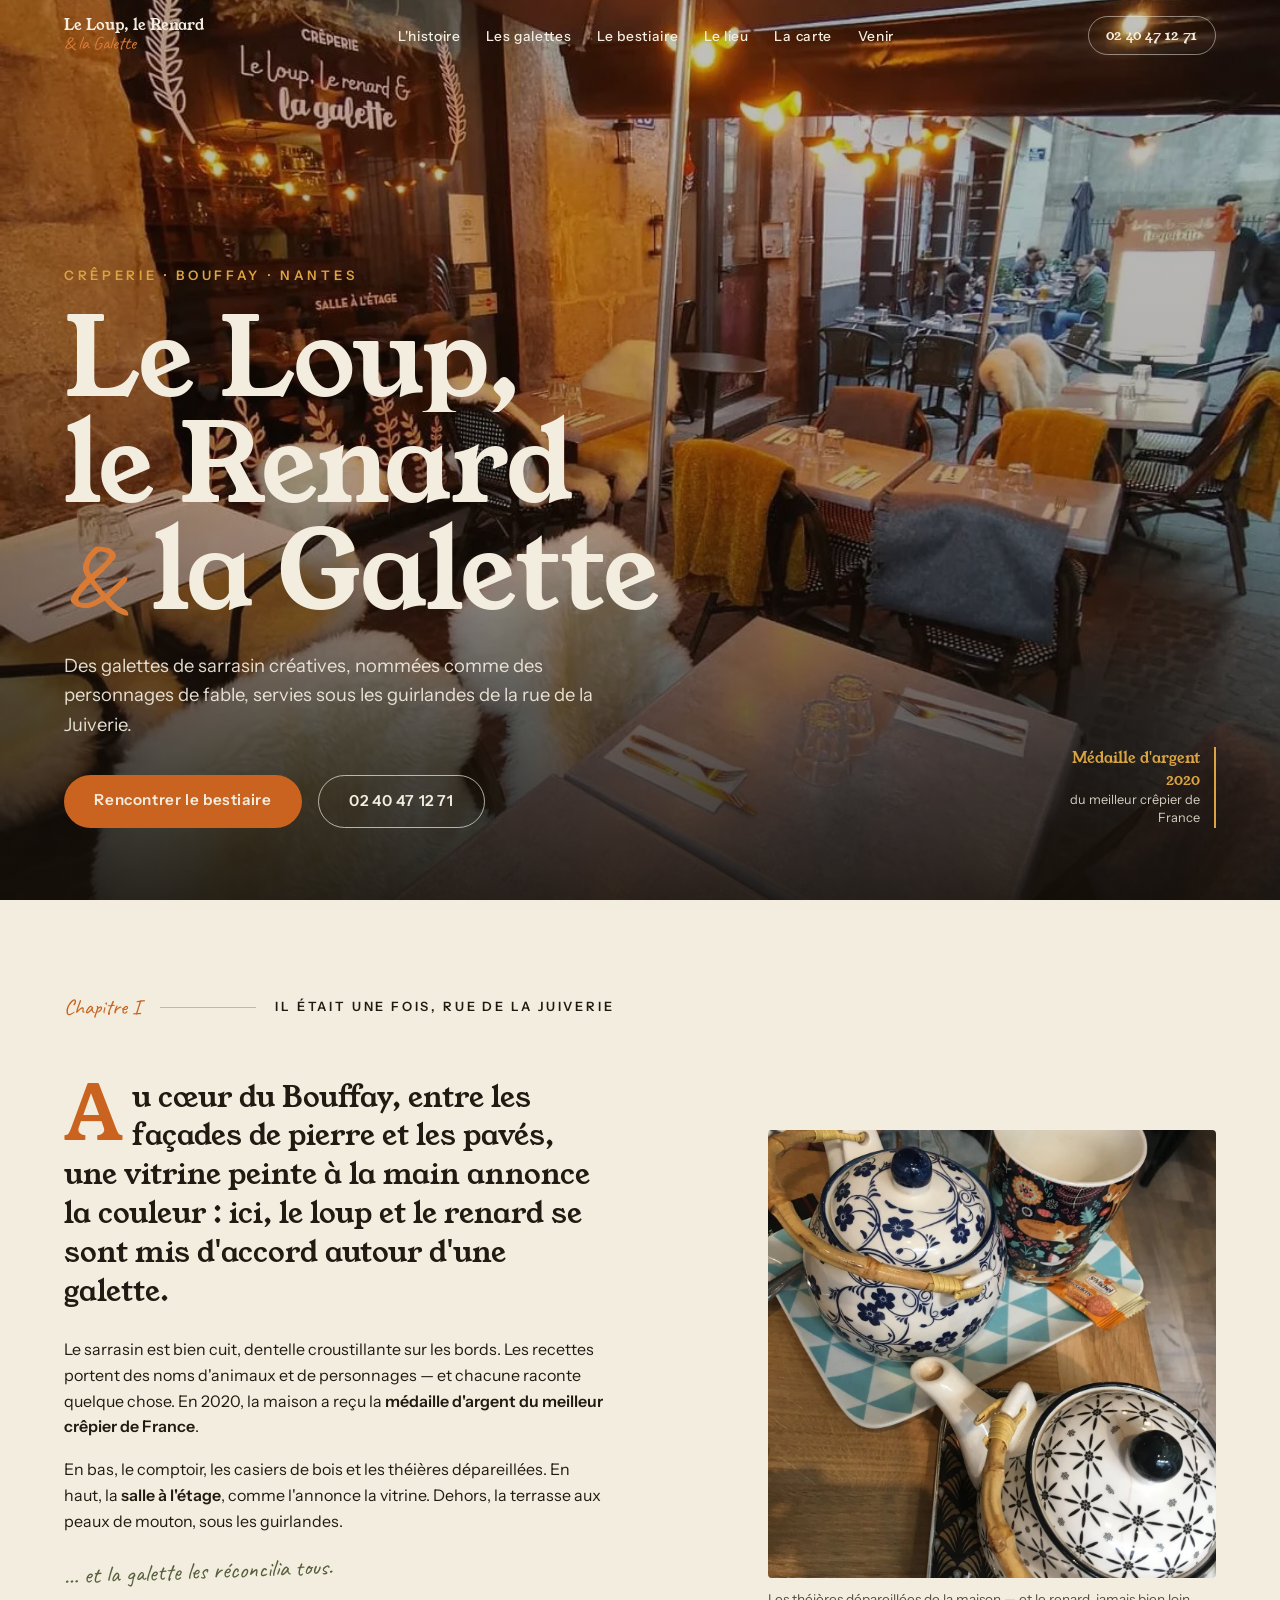
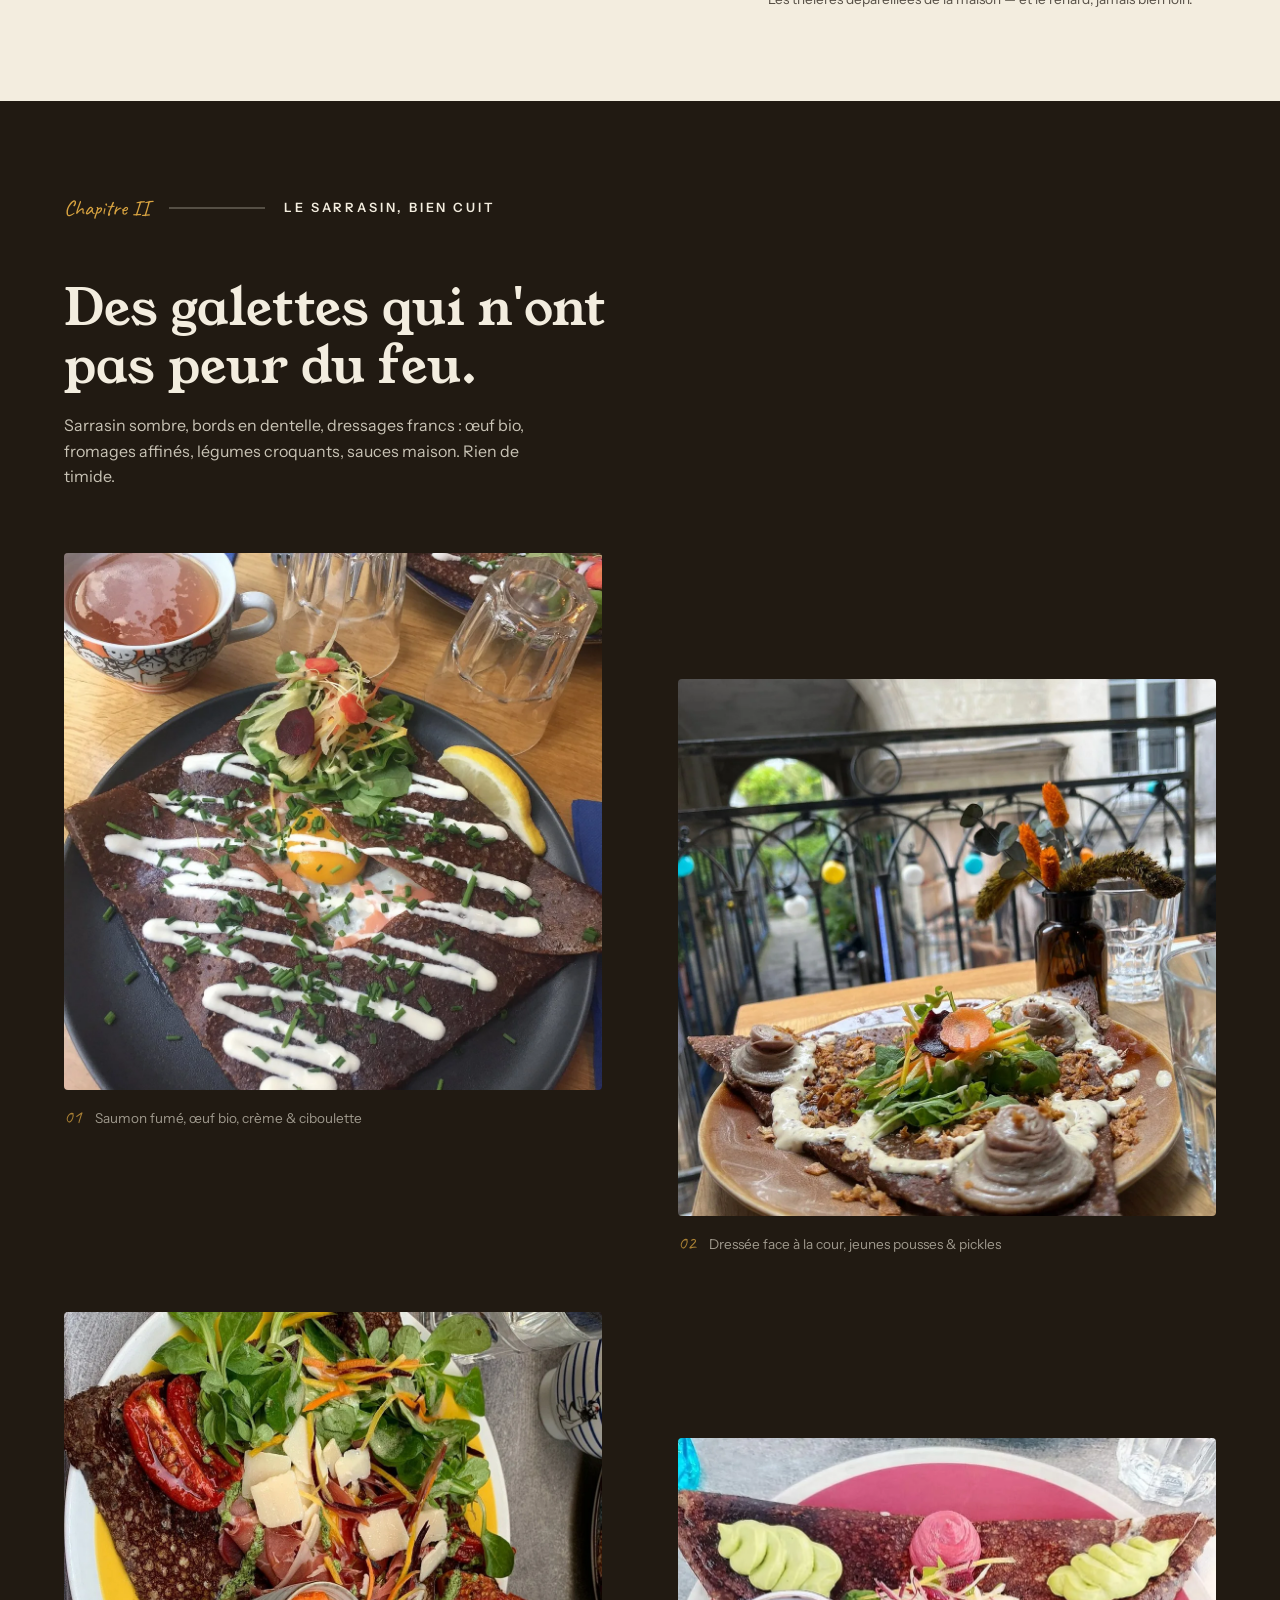
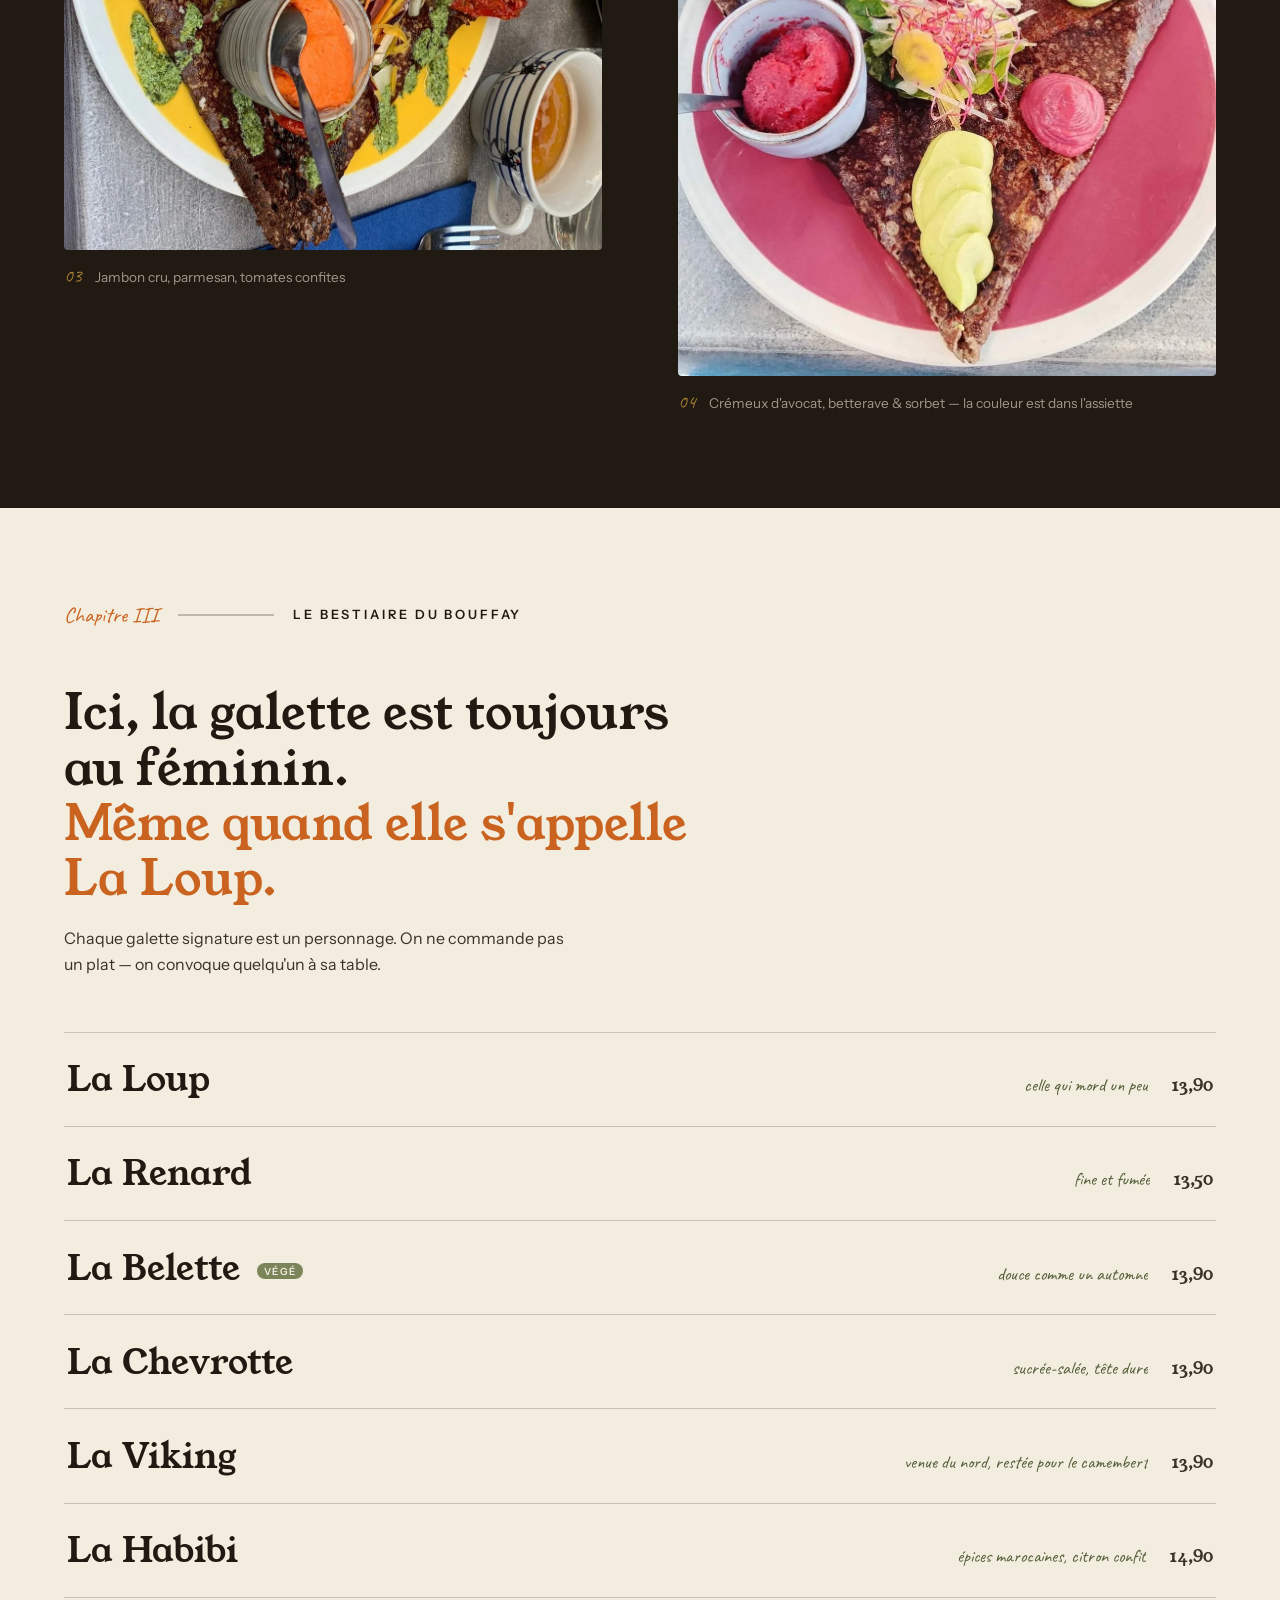
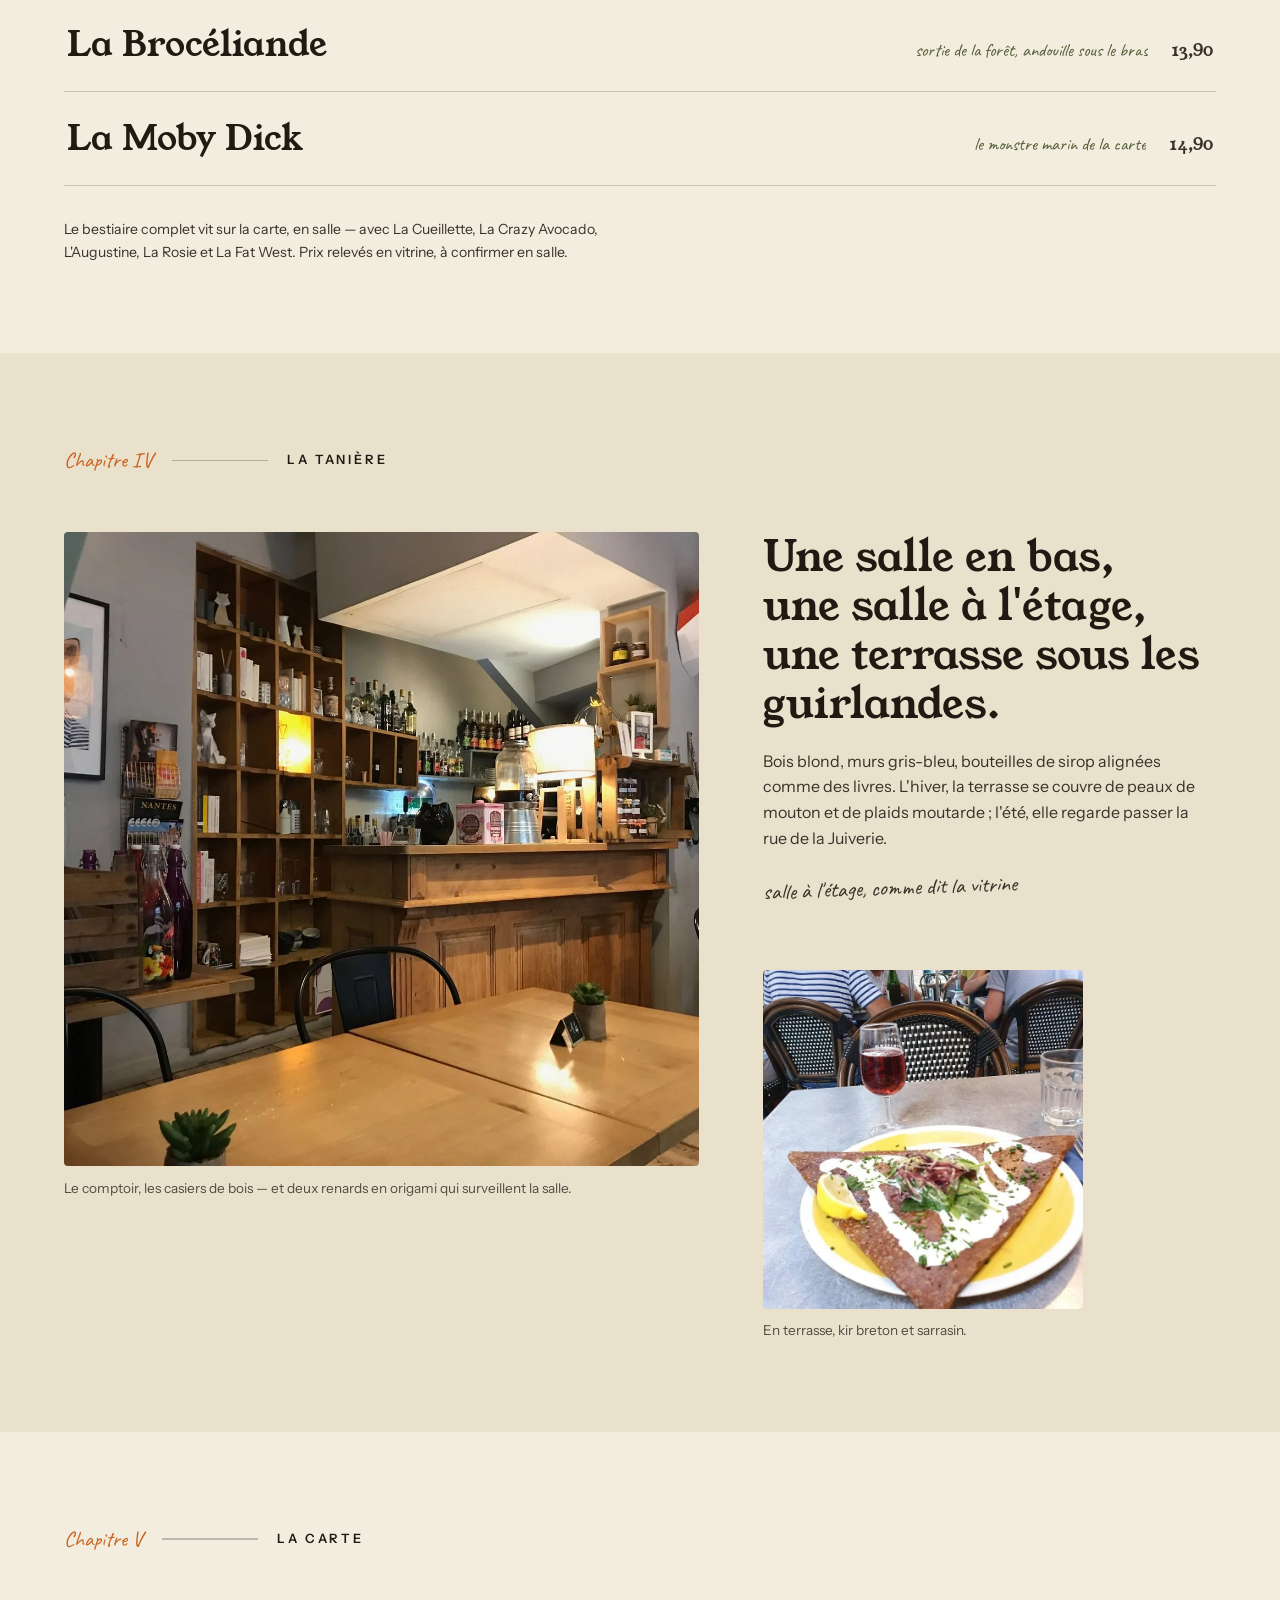
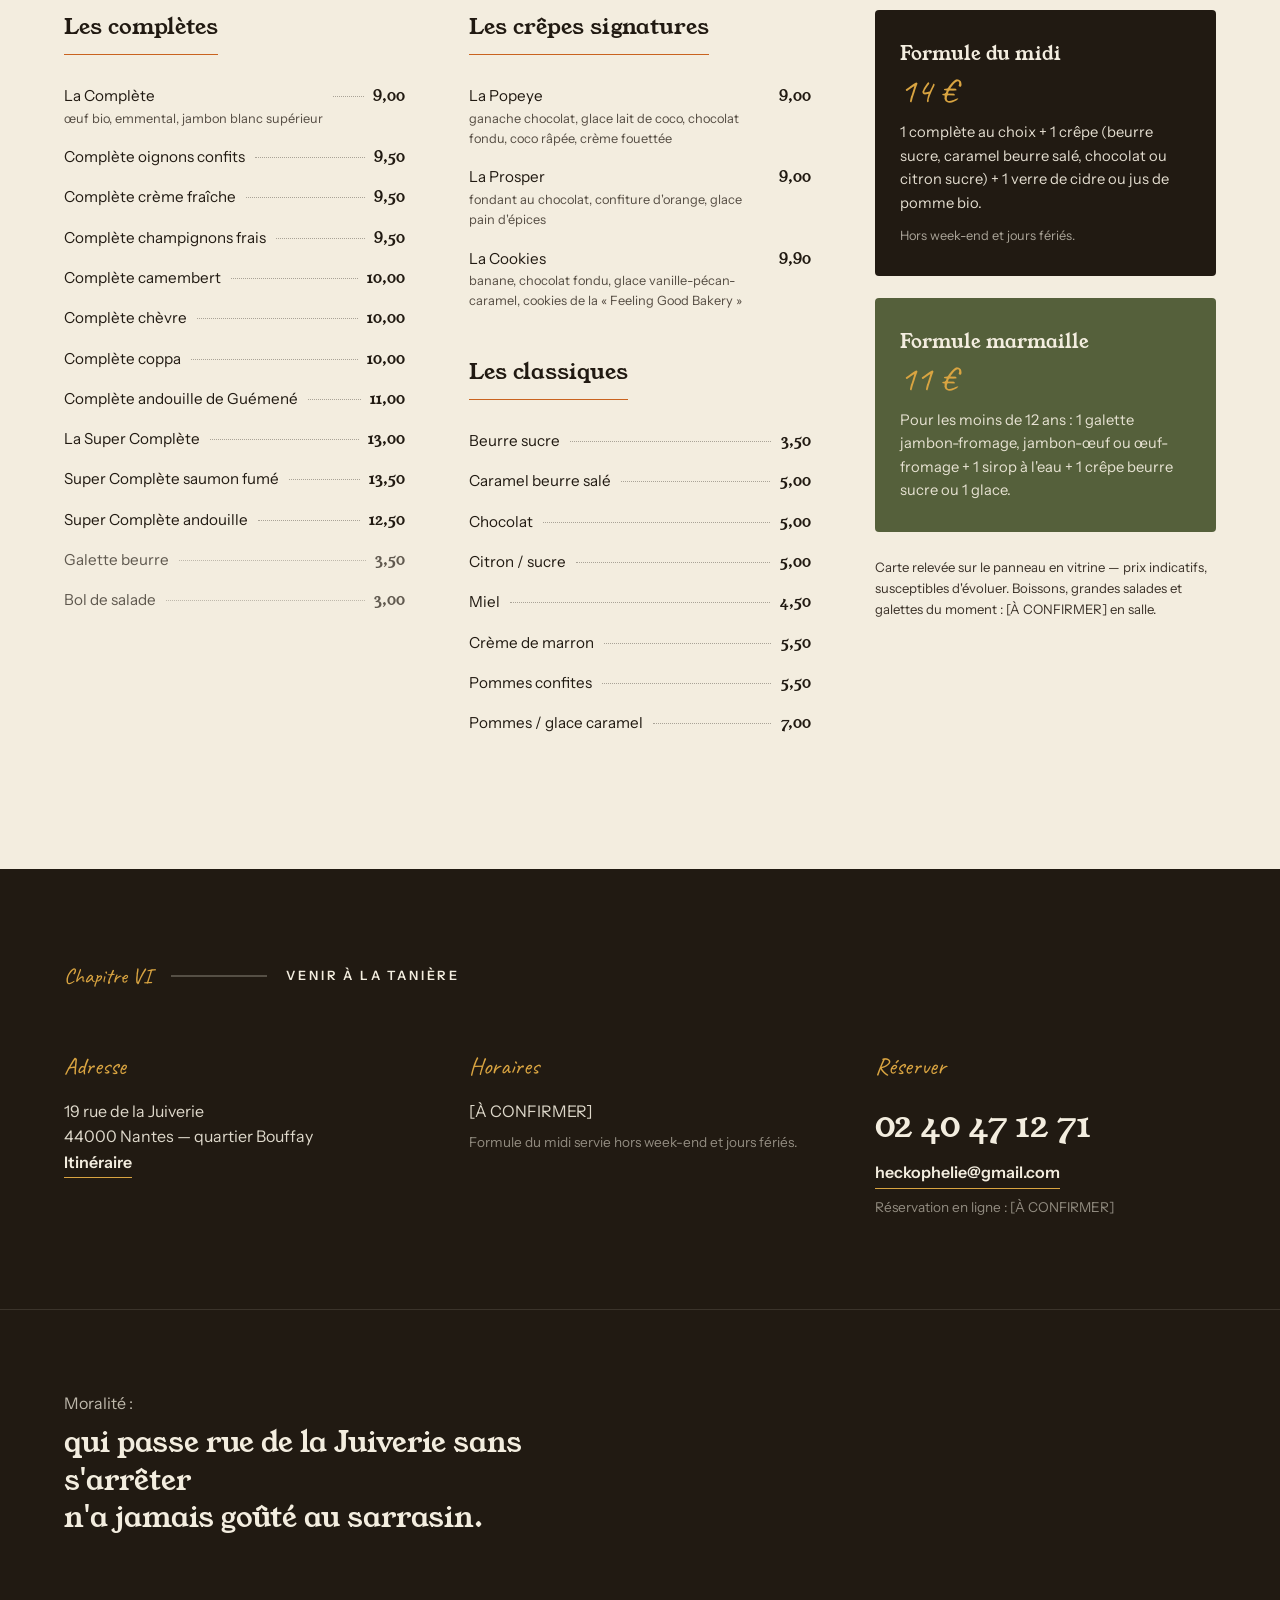
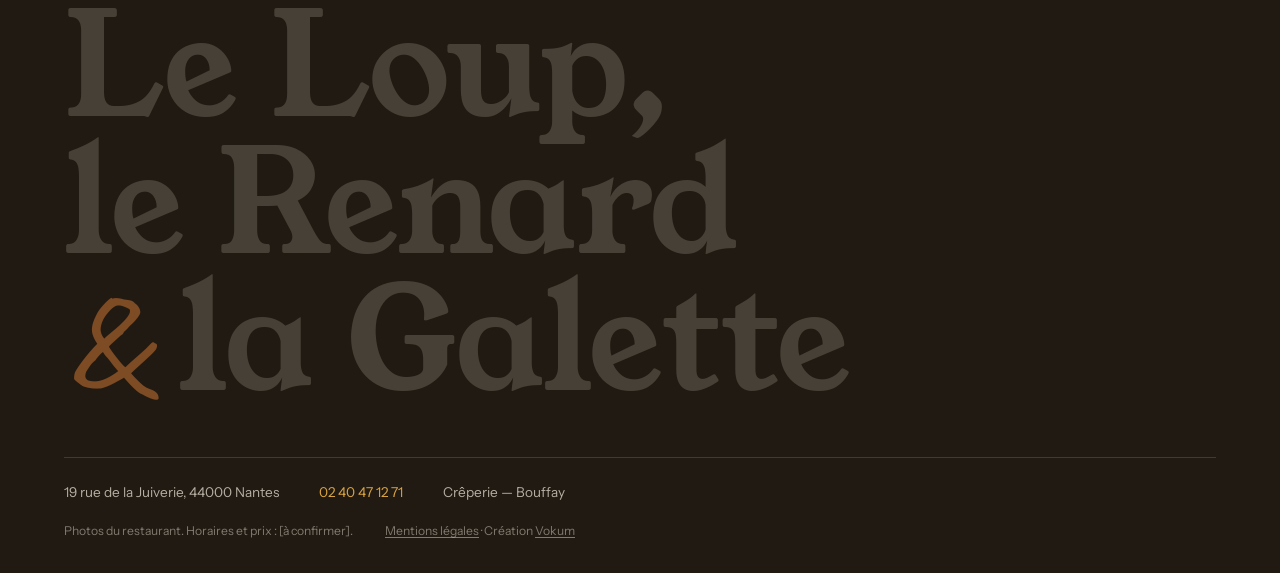
<file: index.html>
<!DOCTYPE html>
<html lang="fr">
<head>
  <meta charset="UTF-8">
  <meta name="viewport" content="width=device-width, initial-scale=1.0">
  <title>Le Loup, le Renard &amp; la Galette — Crêperie créative au Bouffay, Nantes</title>
  <meta name="description" content="Crêperie créative au cœur du Bouffay. Galettes de sarrasin signatures — La Loup, La Renard, La Moby Dick — médaille d'argent 2020 du meilleur crêpier de France. 19 rue de la Juiverie, Nantes.">
  <meta property="og:title" content="Le Loup, le Renard &amp; la Galette — Crêperie au Bouffay, Nantes">
  <meta property="og:description" content="Galettes de sarrasin créatives servies comme des personnages de fable, au 19 rue de la Juiverie, Nantes.">
  <meta property="og:image" content="photos/01.webp">
  <meta property="og:type" content="website">
  <link rel="preconnect" href="https://fonts.googleapis.com">
  <link rel="preconnect" href="https://fonts.gstatic.com" crossorigin>
  <link href="https://fonts.googleapis.com/css2?family=Young+Serif&family=Instrument+Sans:ital,wght@0,400;0,500;0,600;1,400&family=Caveat:wght@500;600&display=swap" rel="stylesheet">
  <link rel="stylesheet" href="css/style.css">
  <script>
    // Intro jouée une fois par session
    try {
      if (!sessionStorage.getItem('llrg-intro-vue')) {
        document.documentElement.classList.add('avec-intro');
        sessionStorage.setItem('llrg-intro-vue', '1');
      }
    } catch (e) {}
  </script>
  <script type="application/ld+json">
  {
    "@context": "https://schema.org",
    "@type": "Restaurant",
    "name": "Le Loup, le Renard et la Galette",
    "servesCuisine": "Crêperie",
    "address": {
      "@type": "PostalAddress",
      "streetAddress": "19 rue de la Juiverie",
      "addressLocality": "Nantes",
      "postalCode": "44000",
      "addressCountry": "FR"
    },
    "telephone": "+33240471271",
    "email": "heckophelie@gmail.com"
  }
  </script>
</head>
<body>

  <!-- ===== OUVERTURE (une fois par session) ===== -->
  <div class="ouverture" id="ouverture" aria-hidden="true">
    <p class="ouverture__script">Il était une fois, rue de la Juiverie…</p>
    <p class="ouverture__nom">Le Loup, le Renard<br><em class="amp">&amp;</em> la Galette</p>
    <div class="ouverture__motif" aria-hidden="true"><span></span><span></span><span></span></div>
  </div>

  <!-- ===== NAVIGATION ===== -->
  <header class="nav" id="nav">
    <a class="nav__brand" href="#haut" aria-label="Le Loup, le Renard et la Galette — retour en haut">
      <span class="nav__brand-line">Le Loup, le Renard</span>
      <span class="nav__brand-amp">&amp; la Galette</span>
    </a>
    <nav class="nav__links" aria-label="Navigation principale">
      <a href="#histoire">L'histoire</a>
      <a href="#galettes">Les galettes</a>
      <a href="#bestiaire">Le bestiaire</a>
      <a href="#lieu">Le lieu</a>
      <a href="#carte">La carte</a>
      <a href="#infos">Venir</a>
    </nav>
    <a class="nav__tel" href="tel:+33240471271">02 40 47 12 71</a>
    <button class="nav__burger" id="burger" aria-label="Ouvrir le menu" aria-expanded="false" aria-controls="mobileMenu">
      <span></span><span></span>
    </button>
  </header>

  <!-- Mobile menu : hors du header pour éviter tout containing block (backdrop-filter/transform) -->
  <div class="mmenu" id="mobileMenu" aria-hidden="true">
    <nav class="mmenu__links" aria-label="Navigation mobile">
      <a href="#histoire"><em>I</em> L'histoire</a>
      <a href="#galettes"><em>II</em> Les galettes</a>
      <a href="#bestiaire"><em>III</em> Le bestiaire</a>
      <a href="#lieu"><em>IV</em> Le lieu</a>
      <a href="#carte"><em>V</em> La carte</a>
      <a href="#infos"><em>VI</em> Venir</a>
    </nav>
    <div class="mmenu__foot">
      <a href="tel:+33240471271">02 40 47 12 71</a>
      <p>19 rue de la Juiverie, Nantes</p>
    </div>
  </div>

  <main id="haut">

    <!-- ===== HERO ===== -->
    <section class="hero">
      <figure class="hero__media">
        <img src="photos/01.webp" alt="La terrasse de la crêperie au Bouffay : peaux de mouton sur les chaises, guirlandes lumineuses et vitrine peinte à la main" width="1100" height="1100" fetchpriority="high">
      </figure>
      <div class="hero__veil" aria-hidden="true"></div>
      <div class="hero__content">
        <p class="hero__eyebrow">Crêperie · Bouffay · Nantes</p>
        <h1 class="hero__title">
          <span class="hero__title-line">Le Loup,</span>
          <span class="hero__title-line">le Renard</span>
          <span class="hero__title-line"><em class="amp">&amp;</em> la Galette</span>
        </h1>
        <p class="hero__promise">Des galettes de sarrasin créatives, nommées comme des personnages de fable, servies sous les guirlandes de la rue de la Juiverie.</p>
        <div class="hero__actions">
          <a class="btn btn--plein" href="#bestiaire">Rencontrer le bestiaire</a>
          <a class="btn btn--ligne" href="tel:+33240471271">02 40 47 12 71</a>
        </div>
      </div>
      <p class="hero__medal"><span>Médaille d'argent 2020</span> du meilleur crêpier de France</p>
    </section>

    <!-- ===== CHAPITRE I — HISTOIRE ===== -->
    <section class="chapitre" id="histoire">
      <div class="chapitre__marque reveal">
        <span class="chapitre__num">Chapitre I</span>
        <span class="chapitre__filet" aria-hidden="true"></span>
        <span class="chapitre__nom">Il était une fois, rue de la Juiverie</span>
      </div>
      <div class="histoire">
        <div class="histoire__texte reveal">
          <p class="histoire__lead"><span class="lettrine">A</span>u cœur du Bouffay, entre les façades de pierre et les pavés, une vitrine peinte à la main annonce la couleur : ici, le loup et le renard se sont mis d'accord autour d'une galette.</p>
          <p>Le sarrasin est bien cuit, dentelle croustillante sur les bords. Les recettes portent des noms d'animaux et de personnages — et chacune raconte quelque chose. En 2020, la maison a reçu la <strong>médaille d'argent du meilleur crêpier de France</strong>.</p>
          <p>En bas, le comptoir, les casiers de bois et les théières dépareillées. En haut, la <strong>salle à l'étage</strong>, comme l'annonce la vitrine. Dehors, la terrasse aux peaux de mouton, sous les guirlandes.</p>
          <p class="histoire__script" aria-hidden="true">… et la galette les réconcilia tous.</p>
        </div>
        <figure class="histoire__img reveal">
          <img src="photos/08.webp" alt="Théières en céramique dépareillées et mug orné de renards, sur les tables en bois de la crêperie" width="1200" height="1200" loading="lazy">
          <figcaption>Les théières dépareillées de la maison — et le renard, jamais bien loin.</figcaption>
        </figure>
      </div>
    </section>

    <!-- ===== CHAPITRE II — GALETTES ===== -->
    <section class="chapitre chapitre--encre" id="galettes">
      <div class="chapitre__marque chapitre__marque--claire reveal">
        <span class="chapitre__num">Chapitre II</span>
        <span class="chapitre__filet" aria-hidden="true"></span>
        <span class="chapitre__nom">Le sarrasin, bien cuit</span>
      </div>

      <div class="galettes__intro reveal">
        <h2>Des galettes qui n'ont pas peur du feu.</h2>
        <p>Sarrasin sombre, bords en dentelle, dressages francs : œuf bio, fromages affinés, légumes croquants, sauces maison. Rien de timide.</p>
      </div>

      <div class="galettes__flux">
        <figure class="galettes__item galettes__item--g reveal">
          <img src="photos/04.webp" alt="Galette de sarrasin au saumon fumé et œuf bio, crème et ciboulette, servie sur assiette noire" width="1100" height="1100" loading="lazy">
          <figcaption><span>01</span> Saumon fumé, œuf bio, crème &amp; ciboulette</figcaption>
        </figure>
        <figure class="galettes__item galettes__item--d reveal">
          <img src="photos/02.webp" alt="Galette créative dressée avec crème, jeunes pousses et pickles, servie face à la cour intérieure" width="1100" height="1100" loading="lazy">
          <figcaption><span>02</span> Dressée face à la cour, jeunes pousses &amp; pickles</figcaption>
        </figure>
        <figure class="galettes__item galettes__item--g reveal">
          <img src="photos/07.webp" alt="Galette complète avec jambon cru, copeaux de parmesan, tomates confites, mâche et sauce verte sur assiette jaune" width="1100" height="1100" loading="lazy">
          <figcaption><span>03</span> Jambon cru, parmesan, tomates confites</figcaption>
        </figure>
        <figure class="galettes__item galettes__item--d galettes__item--fin reveal">
          <img src="photos/05.webp" alt="Galette végétarienne aux crémeux verts et roses, sorbet framboise, servie sur assiette framboise" width="1080" height="1080" loading="lazy">
          <figcaption><span>04</span> Crémeux d'avocat, betterave &amp; sorbet — la couleur est dans l'assiette</figcaption>
        </figure>
      </div>
    </section>

    <!-- ===== CHAPITRE III — BESTIAIRE (signature) ===== -->
    <section class="chapitre" id="bestiaire">
      <div class="chapitre__marque reveal">
        <span class="chapitre__num">Chapitre III</span>
        <span class="chapitre__filet" aria-hidden="true"></span>
        <span class="chapitre__nom">Le bestiaire du Bouffay</span>
      </div>

      <div class="bestiaire__intro reveal">
        <h2>Ici, la galette est toujours au féminin.<br><em>Même quand elle s'appelle La&nbsp;Loup.</em></h2>
        <p>Chaque galette signature est un personnage. On ne commande pas un plat — on convoque quelqu'un à sa table.</p>
      </div>

      <ol class="bestiaire__liste">
        <li class="bete reveal">
          <button class="bete__tete" aria-expanded="false">
            <span class="bete__nom">La Loup</span>
            <span class="bete__trait">celle qui mord un peu</span>
            <span class="bete__prix">13,90</span>
          </button>
          <div class="bete__corps"><p>Ossau-Iraty, spianata piccante, crème de poivrons, œuf bio, jeunes pousses, copeaux de parmesan, piment d'Espelette.</p></div>
        </li>
        <li class="bete reveal">
          <button class="bete__tete" aria-expanded="false">
            <span class="bete__nom">La Renard</span>
            <span class="bete__trait">fine et fumée</span>
            <span class="bete__prix">13,50</span>
          </button>
          <div class="bete__corps"><p>Chèvre, saumon fumé, jeunes pousses, crème fraîche, ciboulette, citron frais.</p></div>
        </li>
        <li class="bete reveal">
          <button class="bete__tete" aria-expanded="false">
            <span class="bete__nom">La Belette <em class="tag-vg">végé</em></span>
            <span class="bete__trait">douce comme un automne</span>
            <span class="bete__prix">13,90</span>
          </button>
          <div class="bete__corps"><p>Crémeux de butternut, œuf bio, sauce yaourt-tahini, feta, pousses d'épinards, amandes effilées, vinaigrette à l'orange.</p></div>
        </li>
        <li class="bete reveal">
          <button class="bete__tete" aria-expanded="false">
            <span class="bete__nom">La Chevrotte</span>
            <span class="bete__trait">sucrée-salée, tête dure</span>
            <span class="bete__prix">13,90</span>
          </button>
          <div class="bete__corps"><p>Chèvre, pommes confites, chiffonnade de coppa, oignons confits, miel, oignons frits, crème fraîche, vinaigrette à l'orange.</p></div>
        </li>
        <li class="bete reveal">
          <button class="bete__tete" aria-expanded="false">
            <span class="bete__nom">La Viking</span>
            <span class="bete__trait">venue du nord, restée pour le camembert</span>
            <span class="bete__prix">13,90</span>
          </button>
          <div class="bete__corps"><p>Bacon, camembert, pommes de terre, œuf bio, oignons confits, jeunes pousses, oignons frits.</p></div>
        </li>
        <li class="bete reveal">
          <button class="bete__tete" aria-expanded="false">
            <span class="bete__nom">La Habibi</span>
            <span class="bete__trait">épices marocaines, citron confit</span>
            <span class="bete__prix">14,90</span>
          </button>
          <div class="bete__corps"><p>Émincés de poulet aux épices marocaines et citron confit, cheddar, pommes de terre, sauce yaourt-tahini, amandes effilées.</p></div>
        </li>
        <li class="bete reveal">
          <button class="bete__tete" aria-expanded="false">
            <span class="bete__nom">La Brocéliande</span>
            <span class="bete__trait">sortie de la forêt, andouille sous le bras</span>
            <span class="bete__prix">13,90</span>
          </button>
          <div class="bete__corps"><p>Andouille de Guémené, camembert, pommes cuites, oignons confits, sauce moutarde à l'ancienne, oignons frits.</p></div>
        </li>
        <li class="bete reveal">
          <button class="bete__tete" aria-expanded="false">
            <span class="bete__nom">La Moby Dick</span>
            <span class="bete__trait">le monstre marin de la carte</span>
            <span class="bete__prix">14,90</span>
          </button>
          <div class="bete__corps"><p>Sardines bretonnes en rillettes maison — cream cheese, citron vert, échalotes, piment d'Espelette —, tapenade de tomates séchées, guacamole, huile d'olive et glace wasabi.</p></div>
        </li>
      </ol>
      <p class="bestiaire__note reveal">Le bestiaire complet vit sur la carte, en salle — avec La Cueillette, La Crazy Avocado, L'Augustine, La Rosie et La Fat West. Prix relevés en vitrine, à confirmer en salle.</p>
    </section>

    <!-- ===== CHAPITRE IV — LE LIEU ===== -->
    <section class="chapitre chapitre--noisette" id="lieu">
      <div class="chapitre__marque reveal">
        <span class="chapitre__num">Chapitre IV</span>
        <span class="chapitre__filet" aria-hidden="true"></span>
        <span class="chapitre__nom">La tanière</span>
      </div>
      <div class="lieu">
        <figure class="lieu__grande reveal">
          <img src="photos/10.webp" alt="La salle de la crêperie : comptoir en bois ancien, casiers remplis de livres et de vaisselle, renards en origami sur les étagères" width="1200" height="1200" loading="lazy">
          <figcaption>Le comptoir, les casiers de bois — et deux renards en origami qui surveillent la salle.</figcaption>
        </figure>
        <div class="lieu__texte reveal">
          <h2>Une salle en bas,<br>une salle à l'étage,<br>une terrasse sous les guirlandes.</h2>
          <p>Bois blond, murs gris-bleu, bouteilles de sirop alignées comme des livres. L'hiver, la terrasse se couvre de peaux de mouton et de plaids moutarde ; l'été, elle regarde passer la rue de la Juiverie.</p>
          <p class="lieu__script" aria-hidden="true">salle à l'étage, comme dit la vitrine</p>
        </div>
        <figure class="lieu__petite reveal">
          <img src="photos/06.webp" alt="Galette de sarrasin en terrasse avec un verre de kir breton, chaises en cannage en arrière-plan" width="756" height="800" loading="lazy">
          <figcaption>En terrasse, kir breton et sarrasin.</figcaption>
        </figure>
      </div>
    </section>

    <!-- ===== CHAPITRE V — CARTE ===== -->
    <section class="chapitre" id="carte">
      <div class="chapitre__marque reveal">
        <span class="chapitre__num">Chapitre V</span>
        <span class="chapitre__filet" aria-hidden="true"></span>
        <span class="chapitre__nom">La carte</span>
      </div>

      <div class="carte">
        <div class="carte__col reveal">
          <h3>Les complètes</h3>
          <ul class="carte__liste">
            <li><span>La Complète <small>œuf bio, emmental, jambon blanc supérieur</small></span><i></i><b>9,00</b></li>
            <li><span>Complète oignons confits</span><i></i><b>9,50</b></li>
            <li><span>Complète crème fraîche</span><i></i><b>9,50</b></li>
            <li><span>Complète champignons frais</span><i></i><b>9,50</b></li>
            <li><span>Complète camembert</span><i></i><b>10,00</b></li>
            <li><span>Complète chèvre</span><i></i><b>10,00</b></li>
            <li><span>Complète coppa</span><i></i><b>10,00</b></li>
            <li><span>Complète andouille de Guémené</span><i></i><b>11,00</b></li>
            <li><span>La Super Complète</span><i></i><b>13,00</b></li>
            <li><span>Super Complète saumon fumé</span><i></i><b>13,50</b></li>
            <li><span>Super Complète andouille</span><i></i><b>12,50</b></li>
            <li class="carte__sous"><span>Galette beurre</span><i></i><b>3,50</b></li>
            <li class="carte__sous"><span>Bol de salade</span><i></i><b>3,00</b></li>
          </ul>
        </div>

        <div class="carte__col reveal">
          <h3>Les crêpes signatures</h3>
          <ul class="carte__liste">
            <li><span>La Popeye <small>ganache chocolat, glace lait de coco, chocolat fondu, coco râpée, crème fouettée</small></span><i></i><b>9,00</b></li>
            <li><span>La Prosper <small>fondant au chocolat, confiture d'orange, glace pain d'épices</small></span><i></i><b>9,00</b></li>
            <li><span>La Cookies <small>banane, chocolat fondu, glace vanille-pécan-caramel, cookies de la « Feeling Good Bakery »</small></span><i></i><b>9,90</b></li>
          </ul>
          <h3>Les classiques</h3>
          <ul class="carte__liste">
            <li><span>Beurre sucre</span><i></i><b>3,50</b></li>
            <li><span>Caramel beurre salé</span><i></i><b>5,00</b></li>
            <li><span>Chocolat</span><i></i><b>5,00</b></li>
            <li><span>Citron / sucre</span><i></i><b>5,00</b></li>
            <li><span>Miel</span><i></i><b>4,50</b></li>
            <li><span>Crème de marron</span><i></i><b>5,50</b></li>
            <li><span>Pommes confites</span><i></i><b>5,50</b></li>
            <li><span>Pommes / glace caramel</span><i></i><b>7,00</b></li>
          </ul>
        </div>

        <div class="carte__col carte__col--formules reveal">
          <div class="formule">
            <h3>Formule du midi</h3>
            <p class="formule__prix">14 €</p>
            <p class="formule__detail">1 complète au choix + 1 crêpe (beurre sucre, caramel beurre salé, chocolat ou citron sucre) + 1 verre de cidre ou jus de pomme bio.</p>
            <p class="formule__note">Hors week-end et jours fériés.</p>
          </div>
          <div class="formule formule--marmaille">
            <h3>Formule marmaille</h3>
            <p class="formule__prix">11 €</p>
            <p class="formule__detail">Pour les moins de 12 ans : 1 galette jambon-fromage, jambon-œuf ou œuf-fromage + 1 sirop à l'eau + 1 crêpe beurre sucre ou 1 glace.</p>
          </div>
          <p class="carte__avertissement">Carte relevée sur le panneau en vitrine — prix indicatifs, susceptibles d'évoluer. Boissons, grandes salades et galettes du moment : [À CONFIRMER] en salle.</p>
        </div>
      </div>
    </section>

    <!-- ===== CHAPITRE VI — INFOS ===== -->
    <section class="chapitre chapitre--encre" id="infos">
      <div class="chapitre__marque chapitre__marque--claire reveal">
        <span class="chapitre__num">Chapitre VI</span>
        <span class="chapitre__filet" aria-hidden="true"></span>
        <span class="chapitre__nom">Venir à la tanière</span>
      </div>
      <div class="infos">
        <div class="infos__bloc reveal">
          <h3>Adresse</h3>
          <p>19 rue de la Juiverie<br>44000 Nantes — quartier Bouffay</p>
          <a class="lien-souligne" href="https://www.google.com/maps/search/?api=1&amp;query=Le+Loup+le+Renard+et+la+Galette+19+rue+de+la+Juiverie+44000+Nantes" target="_blank" rel="noopener">Itinéraire</a>
        </div>
        <div class="infos__bloc reveal">
          <h3>Horaires</h3>
          <p>[À CONFIRMER]</p>
          <p class="infos__mineur">Formule du midi servie hors week-end et jours fériés.</p>
        </div>
        <div class="infos__bloc reveal">
          <h3>Réserver</h3>
          <p><a class="infos__tel" href="tel:+33240471271">02 40 47 12 71</a></p>
          <p><a class="lien-souligne" href="mailto:heckophelie@gmail.com">heckophelie@gmail.com</a></p>
          <p class="infos__mineur">Réservation en ligne : [À CONFIRMER]</p>
        </div>
      </div>
    </section>

  </main>

  <!-- ===== FOOTER ===== -->
  <footer class="pied">
    <p class="pied__morale reveal">Moralité&nbsp;: <em>qui passe rue de la Juiverie sans s'arrêter<br>n'a jamais goûté au sarrasin.</em></p>
    <div class="pied__marque" aria-hidden="true">
      <span>Le Loup,</span>
      <span>le Renard</span>
      <span><em>&amp;</em> la Galette</span>
    </div>
    <div class="pied__bas">
      <p>19 rue de la Juiverie, 44000 Nantes</p>
      <a href="tel:+33240471271">02 40 47 12 71</a>
      <p>Crêperie — Bouffay</p>
    </div>
    <div class="pied__legal">
      <p>Photos du restaurant. Horaires et prix&nbsp;: [à confirmer].</p>
      <p><a href="mentions-legales.html">Mentions légales</a> · Création <a href="https://vokumagency.com" target="_blank" rel="noopener">Vokum</a></p>
    </div>
  </footer>

  <script src="js/main.js" defer></script>
</body>
</html>
</file>
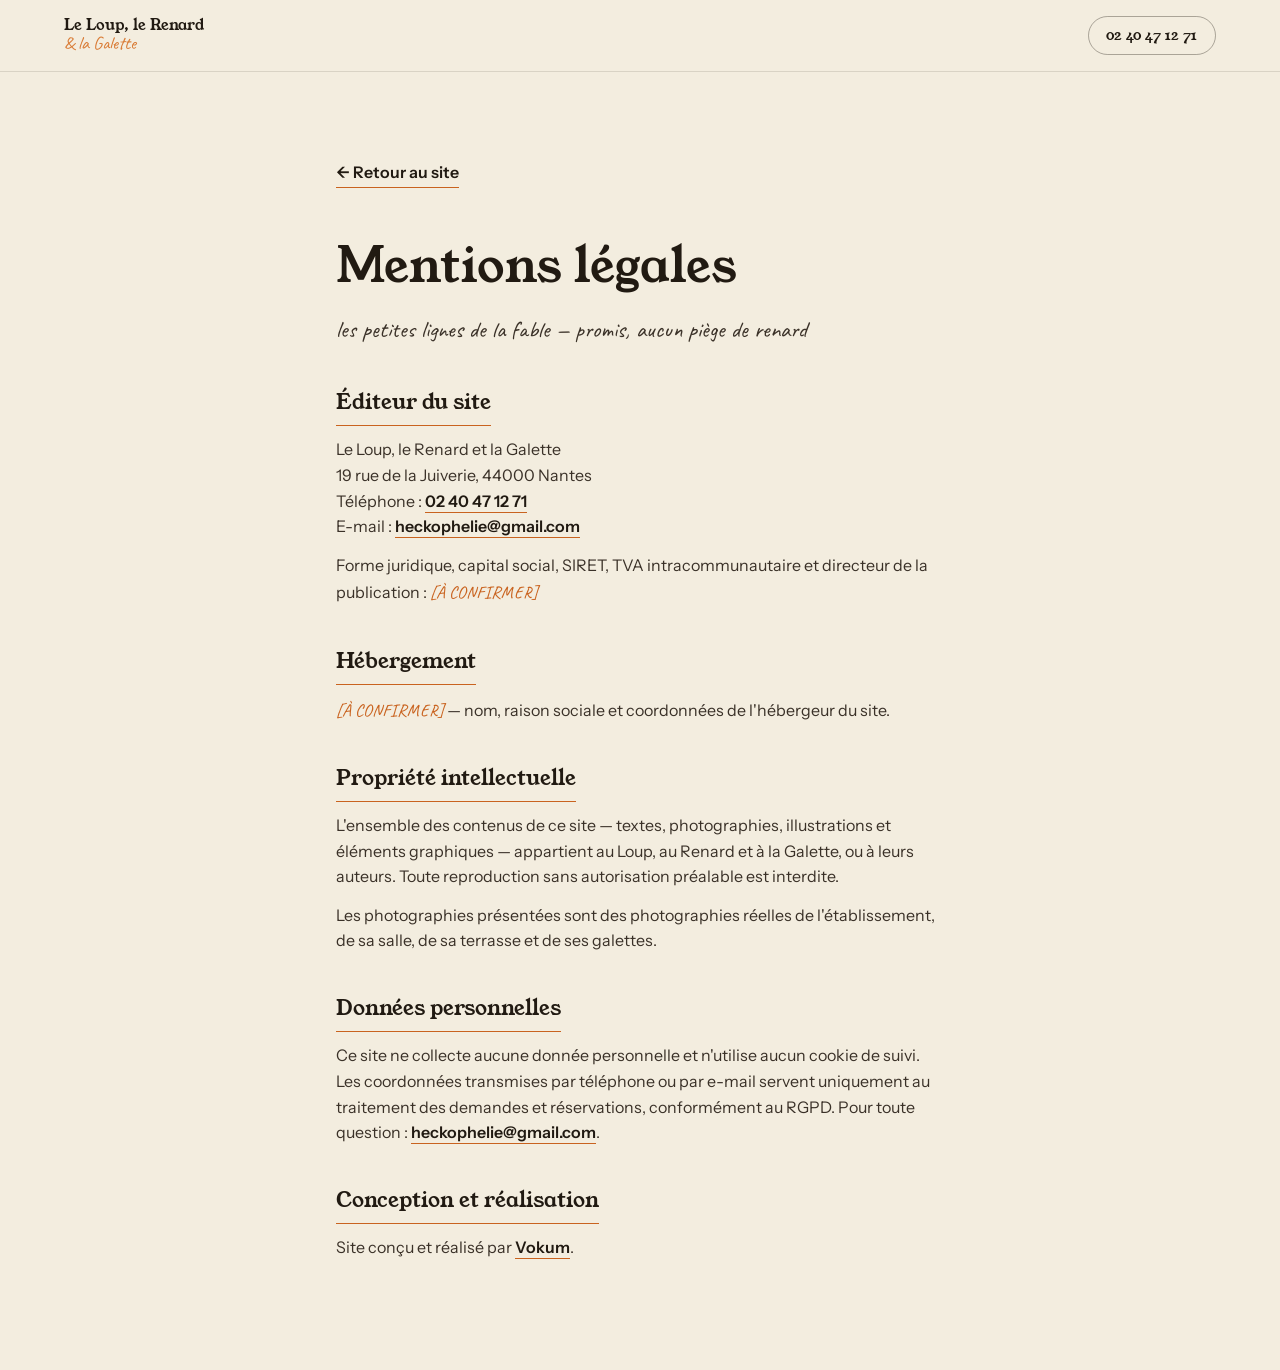
<file: mentions-legales.html>
<!DOCTYPE html>
<html lang="fr">
<head>
  <meta charset="UTF-8">
  <meta name="viewport" content="width=device-width, initial-scale=1.0">
  <title>Mentions légales — Le Loup, le Renard &amp; la Galette, Nantes</title>
  <meta name="description" content="Mentions légales du site de la crêperie Le Loup, le Renard et la Galette, 19 rue de la Juiverie, 44000 Nantes.">
  <meta name="robots" content="noindex">
  <link rel="preconnect" href="https://fonts.googleapis.com">
  <link rel="preconnect" href="https://fonts.gstatic.com" crossorigin>
  <link href="https://fonts.googleapis.com/css2?family=Young+Serif&family=Instrument+Sans:ital,wght@0,400;0,500;0,600;1,400&family=Caveat:wght@500;600&display=swap" rel="stylesheet">
  <link rel="stylesheet" href="css/style.css">
  <style>
    /* Mise en page locale des mentions légales */
    .legal {
      max-width: 46rem;
      margin: 0 auto;
      padding: clamp(7.5rem, 16vw, 10rem) var(--marge) clamp(4rem, 8vw, 6rem);
    }
    .legal h1 { font-size: clamp(2rem, 5vw, 3rem); margin-bottom: 0.4rem; }
    .legal-sous {
      font-family: var(--script);
      font-size: 1.45rem;
      color: var(--renard);
      margin-bottom: 2.5rem;
    }
    .legal h2 {
      font-size: 1.3rem;
      margin: 2.4rem 0 0.7rem;
      padding-bottom: 0.35rem;
      border-bottom: 1.5px solid var(--renard);
      display: table; /* rétrécit au texte, filet renard sous le titre seul */
    }
    .legal p { margin-bottom: 0.8rem; color: var(--encre-douce); }
    .legal a {
      color: var(--encre);
      font-weight: 600;
      text-decoration: none;
      border-bottom: 1.5px solid var(--renard);
      padding-bottom: 1px;
      transition: color 0.3s ease;
    }
    .legal a:hover, .legal a:focus-visible { color: var(--renard); }
    .att { font-family: var(--script); font-size: 1.1em; color: var(--renard); }
    .legal-retour {
      display: inline-block;
      margin-bottom: 2.5rem;
    }
    /* Nav simplifiée : pas de burger ici, le téléphone reste visible */
    @media (max-width: 900px) {
      .nav__tel { display: inline-block; }
    }
  </style>
</head>
<body>

  <header class="nav est-solide">
    <a class="nav__brand" href="index.html" aria-label="Le Loup, le Renard et la Galette — retour à l'accueil">
      <span class="nav__brand-line">Le Loup, le Renard</span>
      <span class="nav__brand-amp">&amp; la Galette</span>
    </a>
    <a class="nav__tel" href="tel:+33240471271">02 40 47 12 71</a>
  </header>

  <main class="legal">
    <a class="legal-retour" href="index.html">← Retour au site</a>
    <h1>Mentions légales</h1>
    <p class="legal-sous">les petites lignes de la fable — promis, aucun piège de renard</p>

    <h2>Éditeur du site</h2>
    <p>Le Loup, le Renard et la Galette<br>
    19 rue de la Juiverie, 44000 Nantes<br>
    Téléphone : <a href="tel:+33240471271">02 40 47 12 71</a><br>
    E-mail : <a href="mailto:heckophelie@gmail.com">heckophelie@gmail.com</a></p>
    <p>Forme juridique, capital social, SIRET, TVA intracommunautaire et directeur
    de la publication : <span class="att">[À CONFIRMER]</span></p>

    <h2>Hébergement</h2>
    <p><span class="att">[À CONFIRMER]</span> — nom, raison sociale et coordonnées
    de l'hébergeur du site.</p>

    <h2>Propriété intellectuelle</h2>
    <p>L'ensemble des contenus de ce site — textes, photographies, illustrations
    et éléments graphiques — appartient au Loup, au Renard et à la Galette,
    ou à leurs auteurs. Toute reproduction sans autorisation préalable est interdite.</p>
    <p>Les photographies présentées sont des photographies réelles de l'établissement,
    de sa salle, de sa terrasse et de ses galettes.</p>

    <h2>Données personnelles</h2>
    <p>Ce site ne collecte aucune donnée personnelle et n'utilise aucun cookie
    de suivi. Les coordonnées transmises par téléphone ou par e-mail servent
    uniquement au traitement des demandes et réservations, conformément au RGPD.
    Pour toute question : <a href="mailto:heckophelie@gmail.com">heckophelie@gmail.com</a>.</p>

    <h2>Conception et réalisation</h2>
    <p>Site conçu et réalisé par <a href="https://vokumagency.com" target="_blank" rel="noopener">Vokum</a>.</p>
  </main>

</body>
</html>
</file>
<file: css/style.css>
/* ============================================================
   Le Loup, le Renard & la Galette — « Le bestiaire du Bouffay »
   Palette relevée sur place : papier crème, orange renard,
   vert sauge, brun noisette, encre.
   ============================================================ */

:root {
  --papier: #F3EDDF;
  --papier-fonce: #EAE1CD;
  --encre: #211A12;
  --encre-douce: #3A3128;
  --renard: #C9631F;
  --renard-vif: #D97B35;
  --sauge: #7C8459;
  --sauge-sombre: #55603B;
  --noisette: #8A6844;
  --moutarde: #D9A441;

  --serif: "Young Serif", Georgia, serif;
  --sans: "Instrument Sans", "Helvetica Neue", sans-serif;
  --script: "Caveat", cursive;

  --marge: clamp(1.25rem, 5vw, 6rem);
  --transition-lente: 0.9s cubic-bezier(0.22, 1, 0.36, 1);
}

* { margin: 0; padding: 0; box-sizing: border-box; }

html { scroll-behavior: smooth; }

body {
  font-family: var(--sans);
  background: var(--papier);
  color: var(--encre);
  line-height: 1.6;
  -webkit-font-smoothing: antialiased;
  overflow-x: hidden;
}

img { max-width: 100%; height: auto; display: block; }

a { color: inherit; }

h1, h2, h3 { font-family: var(--serif); font-weight: 400; }

::selection { background: var(--renard); color: var(--papier); }

/* ---------- Boutons & liens ---------- */
.btn {
  display: inline-block;
  padding: 0.85rem 1.9rem;
  font-family: var(--sans);
  font-size: 0.95rem;
  font-weight: 600;
  letter-spacing: 0.04em;
  text-decoration: none;
  border-radius: 2rem;
  transition: background 0.3s ease, color 0.3s ease, border-color 0.3s ease;
}
.btn--plein { background: var(--renard); color: var(--papier); }
.btn--plein:hover, .btn--plein:focus-visible { background: var(--renard-vif); }
.btn--ligne { border: 1.5px solid rgba(243, 237, 223, 0.7); color: var(--papier); }
.btn--ligne:hover, .btn--ligne:focus-visible { border-color: var(--papier); background: rgba(243, 237, 223, 0.12); }

.lien-souligne {
  display: inline-block;
  font-weight: 600;
  text-decoration: none;
  border-bottom: 1.5px solid var(--renard);
  padding-bottom: 2px;
  transition: color 0.3s ease;
}
.lien-souligne:hover, .lien-souligne:focus-visible { color: var(--renard); }

:focus-visible { outline: 2px solid var(--renard); outline-offset: 3px; }

/* ---------- Navigation ---------- */
.nav {
  position: fixed;
  inset: 0 0 auto 0;
  z-index: 50;
  display: flex;
  align-items: center;
  justify-content: space-between;
  gap: 1.5rem;
  padding: 1rem var(--marge);
  transition: background 0.4s ease, box-shadow 0.4s ease;
}
.nav.est-solide {
  background: var(--papier);
  box-shadow: 0 1px 0 rgba(33, 26, 18, 0.12);
}
.nav__brand {
  display: flex;
  flex-direction: column;
  line-height: 1.05;
  text-decoration: none;
  font-family: var(--serif);
  font-size: 0.95rem;
  color: var(--papier);
  transition: color 0.4s ease;
}
.nav.est-solide .nav__brand { color: var(--encre); }
.nav__brand-amp { font-family: var(--script); font-size: 1.15rem; color: var(--renard-vif); }
.nav__links { display: flex; gap: 1.6rem; }
.nav__links a {
  font-size: 0.86rem;
  font-weight: 500;
  letter-spacing: 0.05em;
  text-decoration: none;
  color: var(--papier);
  transition: color 0.4s ease;
  position: relative;
}
.nav.est-solide .nav__links a { color: var(--encre); }
.nav__links a::after {
  content: "";
  position: absolute;
  left: 0; bottom: -4px;
  width: 100%; height: 1.5px;
  background: var(--renard);
  transform: scaleX(0);
  transform-origin: left;
  transition: transform 0.3s ease;
}
.nav__links a:hover::after, .nav__links a:focus-visible::after { transform: scaleX(1); }
.nav__tel {
  font-family: var(--serif);
  font-size: 0.9rem;
  text-decoration: none;
  color: var(--papier);
  border: 1.5px solid rgba(243, 237, 223, 0.5);
  border-radius: 2rem;
  padding: 0.45rem 1.1rem;
  transition: color 0.4s ease, border-color 0.4s ease, background 0.3s ease;
}
.nav.est-solide .nav__tel { color: var(--encre); border-color: rgba(33, 26, 18, 0.35); }
.nav__tel:hover { background: var(--renard); border-color: var(--renard); color: var(--papier) !important; }
.nav__burger {
  display: none;
  flex-direction: column;
  gap: 6px;
  background: none;
  border: none;
  padding: 0.5rem;
  cursor: pointer;
}
.nav__burger span {
  width: 26px; height: 2px;
  background: var(--papier);
  transition: transform 0.35s ease, background 0.4s ease;
}
.nav.est-solide .nav__burger span, .nav.menu-ouvert .nav__burger span { background: var(--encre); }
.nav.menu-ouvert .nav__burger span:first-child { transform: translateY(4px) rotate(45deg); }
.nav.menu-ouvert .nav__burger span:last-child { transform: translateY(-4px) rotate(-45deg); }

/* Menu mobile plein écran */
.mmenu {
  position: fixed;
  inset: 0;
  z-index: 40;
  background: var(--papier);
  display: flex;
  flex-direction: column;
  justify-content: center;
  gap: 3rem;
  padding: 6rem var(--marge) 3rem;
  opacity: 0;
  visibility: hidden;
  transition: opacity 0.4s ease, visibility 0.4s ease;
}
.mmenu.est-ouvert { opacity: 1; visibility: visible; }
.mmenu__links { display: flex; flex-direction: column; gap: 0.4rem; }
.mmenu__links a {
  font-family: var(--serif);
  font-size: clamp(2rem, 9vw, 3rem);
  text-decoration: none;
  padding: 0.35rem 0;
  border-bottom: 1px solid rgba(33, 26, 18, 0.12);
  display: flex;
  align-items: baseline;
  gap: 1rem;
}
.mmenu__links em {
  font-family: var(--script);
  font-style: normal;
  font-size: 0.5em;
  color: var(--renard);
  min-width: 1.6rem;
}
.mmenu__foot { font-size: 0.95rem; color: var(--encre-douce); }
.mmenu__foot a {
  font-family: var(--serif);
  font-size: 1.5rem;
  text-decoration: none;
  color: var(--renard);
}

/* ---------- Hero ---------- */
.hero {
  position: relative;
  min-height: 100svh;
  display: flex;
  align-items: flex-end;
  color: var(--papier);
}
.hero__media { position: absolute; inset: 0; overflow: hidden; }
.hero__media img { width: 100%; height: 100%; object-fit: cover; object-position: 30% 50%; }
.hero__veil {
  position: absolute;
  inset: 0;
  background:
    linear-gradient(to top, rgba(20, 14, 8, 0.88) 0%, rgba(20, 14, 8, 0.35) 45%, rgba(20, 14, 8, 0.25) 100%);
}
.hero__content {
  position: relative;
  padding: 0 var(--marge) clamp(3.5rem, 8vh, 6rem);
  max-width: 60rem;
}
.hero__eyebrow {
  font-size: 0.82rem;
  font-weight: 600;
  letter-spacing: 0.28em;
  text-transform: uppercase;
  color: var(--moutarde);
  margin-bottom: 1.2rem;
}
.hero__title {
  font-size: clamp(2.7rem, 9.5vw, 6.8rem);
  line-height: 0.98;
  letter-spacing: -0.01em;
}
.hero__title-line { display: block; overflow: hidden; }
.hero__title-line > * { display: inline; }
.amp {
  font-family: var(--script);
  font-style: normal;
  color: var(--renard-vif);
  font-size: 0.9em;
  margin-right: 0.08em;
}
.hero__promise {
  margin-top: 1.6rem;
  max-width: 34rem;
  font-size: clamp(1rem, 2vw, 1.15rem);
  color: rgba(243, 237, 223, 0.92);
}
.hero__actions { display: flex; flex-wrap: wrap; gap: 1rem; margin-top: 2.2rem; }
.hero__medal {
  position: absolute;
  right: var(--marge);
  bottom: clamp(3.5rem, 8vh, 6rem);
  max-width: 11rem;
  text-align: right;
  font-size: 0.8rem;
  line-height: 1.45;
  color: rgba(243, 237, 223, 0.85);
  border-right: 2px solid var(--moutarde);
  padding-right: 0.9rem;
}
.hero__medal span {
  display: block;
  font-family: var(--serif);
  font-size: 0.95rem;
  color: var(--moutarde);
}

/* Entrée du hero */
.hero__eyebrow, .hero__promise, .hero__actions, .hero__medal {
  opacity: 0;
  transform: translateY(18px);
  animation: monter 1s cubic-bezier(0.22, 1, 0.36, 1) forwards;
}
.hero__title-line {
  opacity: 0;
  transform: translateY(0.6em);
  animation: monter 1.1s cubic-bezier(0.22, 1, 0.36, 1) forwards;
}
.hero__title-line:nth-child(1) { animation-delay: 0.15s; }
.hero__title-line:nth-child(2) { animation-delay: 0.27s; }
.hero__title-line:nth-child(3) { animation-delay: 0.39s; }
.hero__eyebrow { animation-delay: 0.05s; }
.hero__promise { animation-delay: 0.55s; }
.hero__actions { animation-delay: 0.68s; }
.hero__medal { animation-delay: 0.85s; }

@keyframes monter {
  to { opacity: 1; transform: translateY(0); }
}

/* ---------- Ouverture : « il était une fois » ----------
   Le rideau de la fable : encre pleine, formule d'ouverture en script,
   nom en Young Serif, trois traces de patte en cascade. Puis le rideau
   se lève (translateY, déclenché par JS via .intro-sortie) et le hero
   entre en cascade décalée. Une fois par session (sessionStorage). */
.ouverture { display: none; }

html.avec-intro body { overflow: hidden; }

html.avec-intro .ouverture {
  position: fixed;
  inset: 0;
  z-index: 100;
  background: var(--encre);
  color: var(--papier);
  display: flex;
  flex-direction: column;
  align-items: center;
  justify-content: center;
  gap: 0.6rem;
  text-align: center;
  padding: 0 var(--marge);
  transition: transform 0.95s cubic-bezier(0.76, 0, 0.24, 1);
}
html.avec-intro.intro-sortie .ouverture { transform: translateY(-101%); }

/* Le hero attend que le rideau se lève, puis entre en cascade */
html.avec-intro:not(.intro-sortie) .hero__eyebrow,
html.avec-intro:not(.intro-sortie) .hero__title-line,
html.avec-intro:not(.intro-sortie) .hero__promise,
html.avec-intro:not(.intro-sortie) .hero__actions,
html.avec-intro:not(.intro-sortie) .hero__medal {
  animation-play-state: paused;
}

.ouverture__script {
  font-family: var(--script);
  font-size: clamp(1.4rem, 4vw, 2.1rem);
  color: var(--renard-vif);
  transform: rotate(-2deg) translateY(16px);
  opacity: 0;
  animation: monter-script 0.7s cubic-bezier(0.22, 1, 0.36, 1) 0.12s forwards;
}
.ouverture__nom {
  font-family: var(--serif);
  font-size: clamp(1.9rem, 5.5vw, 3.4rem);
  line-height: 1.1;
  opacity: 0;
  transform: translateY(18px);
  animation: monter 0.8s cubic-bezier(0.22, 1, 0.36, 1) 0.5s forwards;
}
.ouverture__motif { display: flex; gap: 0.9rem; margin-top: 1.6rem; }
.ouverture__motif span {
  width: 9px;
  height: 9px;
  border-radius: 50% 50% 50% 0; /* trace de patte stylisée */
  background: var(--moutarde);
  transform: rotate(-45deg) scale(0);
  animation: trace-pose 0.45s cubic-bezier(0.22, 1, 0.36, 1) forwards;
}
.ouverture__motif span:nth-child(1) { animation-delay: 0.85s; }
.ouverture__motif span:nth-child(2) { animation-delay: 1s; margin-top: 0.5rem; }
.ouverture__motif span:nth-child(3) { animation-delay: 1.15s; }
@keyframes monter-script {
  to { opacity: 1; transform: rotate(-2deg) translateY(0); }
}
@keyframes trace-pose {
  to { transform: rotate(-45deg) scale(1); }
}

/* ---------- Chapitres ---------- */
.chapitre { padding: clamp(4.5rem, 10vh, 8rem) var(--marge); }
.chapitre--encre { background: var(--encre); color: var(--papier); }
.chapitre--noisette { background: var(--papier-fonce); }

.chapitre__marque {
  display: flex;
  align-items: center;
  gap: 1.2rem;
  margin-bottom: clamp(2.5rem, 6vh, 4.5rem);
}
.chapitre__num {
  font-family: var(--script);
  font-size: 1.35rem;
  color: var(--renard);
  white-space: nowrap;
}
.chapitre__filet { flex: 0 0 clamp(2rem, 8vw, 6rem); height: 1.5px; background: currentColor; opacity: 0.25; }
.chapitre__nom {
  font-size: 0.8rem;
  font-weight: 600;
  letter-spacing: 0.22em;
  text-transform: uppercase;
}
.chapitre__marque--claire .chapitre__num { color: var(--moutarde); }

/* ---------- Chapitre I : histoire ---------- */
.histoire {
  display: grid;
  grid-template-columns: minmax(0, 7fr) minmax(0, 5fr);
  gap: clamp(2rem, 6vw, 6rem);
  align-items: start;
}
.histoire__texte { max-width: 34rem; }
.histoire__lead {
  font-family: var(--serif);
  font-size: clamp(1.35rem, 2.6vw, 1.8rem);
  line-height: 1.35;
  margin-bottom: 1.6rem;
}
.lettrine {
  font-family: var(--serif);
  font-size: 2.6em;
  float: left;
  line-height: 0.8;
  padding: 0.08em 0.12em 0 0;
  color: var(--renard);
}
.histoire__texte p + p { margin-top: 1.1rem; }
.histoire__texte strong { font-weight: 600; }
.histoire__script {
  font-family: var(--script);
  font-size: 1.5rem;
  color: var(--sauge-sombre);
  transform: rotate(-2deg);
  display: inline-block;
  margin-top: 1.6rem;
}
.histoire__img { margin-top: clamp(0rem, 4vw, 3.5rem); }
.histoire__img img { border-radius: 4px; }
.histoire__img figcaption, .lieu figcaption, .galettes__item figcaption {
  margin-top: 0.7rem;
  font-size: 0.85rem;
  color: inherit;
  opacity: 0.75;
}

/* ---------- Chapitre II : galettes ---------- */
.galettes__intro { max-width: 38rem; margin-bottom: clamp(3rem, 7vh, 5rem); }
.galettes__intro h2 {
  font-size: clamp(1.9rem, 4.5vw, 3.2rem);
  line-height: 1.12;
  margin-bottom: 1.2rem;
}
.galettes__intro p { color: rgba(243, 237, 223, 0.8); max-width: 30rem; }

.galettes__flux {
  display: grid;
  grid-template-columns: minmax(0, 1fr) minmax(0, 1fr);
  column-gap: clamp(2rem, 6vw, 6rem);
  row-gap: clamp(2.5rem, 6vh, 4.5rem);
  align-items: start;
  max-width: 72rem;
}
.galettes__item { width: 100%; max-width: 560px; }
.galettes__item--g { justify-self: start; }
.galettes__item--d { justify-self: end; margin-top: clamp(5rem, 14vh, 10rem); }
.galettes__item img { border-radius: 4px; }
.galettes__item figcaption {
  display: flex;
  gap: 0.8rem;
  align-items: baseline;
  color: rgba(243, 237, 223, 0.8);
}
.galettes__item figcaption span {
  font-family: var(--script);
  font-size: 1.2rem;
  color: var(--moutarde);
}

/* ---------- Chapitre III : bestiaire ---------- */
.bestiaire__intro { max-width: 42rem; margin-bottom: clamp(2.5rem, 6vh, 4rem); }
.bestiaire__intro h2 {
  font-size: clamp(1.8rem, 4.2vw, 3rem);
  line-height: 1.15;
  margin-bottom: 1.2rem;
}
.bestiaire__intro h2 em { font-style: normal; color: var(--renard); }
.bestiaire__intro p { color: var(--encre-douce); max-width: 32rem; }

.bestiaire__liste { list-style: none; border-top: 1.5px solid rgba(33, 26, 18, 0.2); }
.bete { border-bottom: 1.5px solid rgba(33, 26, 18, 0.2); }
.bete__tete {
  width: 100%;
  display: grid;
  grid-template-columns: minmax(0, 1fr) auto auto;
  align-items: baseline;
  gap: 1.5rem;
  padding: 1.35rem 0.2rem;
  background: none;
  border: none;
  cursor: pointer;
  text-align: left;
  font-family: inherit;
  color: inherit;
  transition: padding-left 0.35s cubic-bezier(0.22, 1, 0.36, 1);
}
.bete__tete:hover, .bete__tete:focus-visible { padding-left: 1rem; }
.bete__nom {
  font-family: var(--serif);
  font-size: clamp(1.4rem, 3.4vw, 2.2rem);
  transition: color 0.3s ease;
}
.bete__tete:hover .bete__nom, .bete__tete[aria-expanded="true"] .bete__nom { color: var(--renard); }
.tag-vg {
  font-family: var(--sans);
  font-style: normal;
  font-size: 0.62rem;
  font-weight: 600;
  letter-spacing: 0.12em;
  text-transform: uppercase;
  color: var(--papier);
  background: var(--sauge);
  border-radius: 2rem;
  padding: 0.22em 0.7em;
  vertical-align: middle;
  margin-left: 0.5rem;
}
.bete__trait {
  font-family: var(--script);
  font-size: 1.15rem;
  color: var(--sauge-sombre);
  white-space: nowrap;
  overflow: hidden;
  text-overflow: ellipsis;
  max-width: 16rem;
}
.bete__prix { font-family: var(--serif); font-size: 1.05rem; color: var(--encre-douce); }
.bete__corps {
  display: grid;
  grid-template-rows: 0fr;
  transition: grid-template-rows 0.5s cubic-bezier(0.22, 1, 0.36, 1);
}
.bete__corps > p {
  overflow: hidden;
  max-width: 38rem;
  color: var(--encre-douce);
}
.bete.est-ouverte .bete__corps { grid-template-rows: 1fr; }
.bete.est-ouverte .bete__corps > p { padding-bottom: 1.4rem; }
.bestiaire__note {
  margin-top: 2rem;
  font-size: 0.88rem;
  color: var(--encre-douce);
  max-width: 34rem;
}

/* ---------- Chapitre IV : lieu ---------- */
.lieu {
  display: grid;
  grid-template-columns: minmax(0, 7fr) minmax(0, 5fr);
  grid-template-areas:
    "grande texte"
    "grande petite";
  gap: clamp(2rem, 5vw, 5rem);
  align-items: start;
}
.lieu__grande { grid-area: grande; }
.lieu__texte { grid-area: texte; }
.lieu__petite { grid-area: petite; width: min(320px, 85%); }
.lieu__grande img, .lieu__petite img { border-radius: 4px; }
.lieu__texte h2 {
  font-size: clamp(1.7rem, 3.6vw, 2.6rem);
  line-height: 1.18;
  margin-bottom: 1.3rem;
}
.lieu__texte p { max-width: 28rem; color: var(--encre-douce); }
.lieu__script {
  font-family: var(--script);
  font-size: 1.4rem;
  color: var(--renard);
  transform: rotate(-2deg);
  display: inline-block;
  margin-top: 1.2rem;
}

/* ---------- Chapitre V : carte ---------- */
.carte {
  display: grid;
  grid-template-columns: repeat(3, minmax(0, 1fr));
  gap: clamp(2.5rem, 5vw, 4.5rem);
}
.carte__col h3 {
  font-size: 1.35rem;
  margin-bottom: 1.3rem;
  padding-bottom: 0.6rem;
  border-bottom: 1.5px solid var(--renard);
  display: inline-block;
}
.carte__col h3 + .carte__liste { margin-bottom: 2.2rem; }
.carte__liste { list-style: none; }
.carte__liste li {
  display: flex;
  align-items: baseline;
  gap: 0.6rem;
  padding: 0.5rem 0;
  font-size: 0.95rem;
}
.carte__liste li span { flex-shrink: 1; }
.carte__liste li small {
  display: block;
  font-size: 0.8rem;
  color: var(--encre-douce);
  opacity: 0.85;
}
.carte__liste li i {
  flex: 1;
  border-bottom: 1.5px dotted rgba(33, 26, 18, 0.35);
  transform: translateY(-4px);
}
.carte__liste li b { font-family: var(--serif); font-weight: 400; }
.carte__sous { opacity: 0.7; font-size: 0.88rem; }

.formule {
  background: var(--encre);
  color: var(--papier);
  border-radius: 4px;
  padding: 1.8rem 1.6rem;
}
.formule + .formule { margin-top: 1.4rem; }
.formule--marmaille { background: var(--sauge-sombre); }
.formule h3 { border: none; padding: 0; margin-bottom: 0.2rem; font-size: 1.2rem; }
.formule__prix { font-family: var(--script); font-size: 2.2rem; color: var(--moutarde); line-height: 1; margin-bottom: 0.8rem; }
.formule__detail { font-size: 0.92rem; opacity: 0.92; }
.formule__note { margin-top: 0.7rem; font-size: 0.8rem; opacity: 0.65; }
.carte__avertissement { margin-top: 1.6rem; font-size: 0.82rem; color: var(--encre-douce); }

/* ---------- Chapitre VI : infos ---------- */
.infos {
  display: grid;
  grid-template-columns: repeat(3, minmax(0, 1fr));
  gap: clamp(2rem, 5vw, 4rem);
}
.infos__bloc h3 {
  font-family: var(--script);
  font-size: 1.5rem;
  color: var(--moutarde);
  margin-bottom: 0.8rem;
}
.infos__bloc p { color: rgba(243, 237, 223, 0.9); }
.infos__bloc p + p { margin-top: 0.5rem; }
.infos__tel {
  font-family: var(--serif);
  font-size: clamp(1.5rem, 3vw, 2.1rem);
  text-decoration: none;
  color: var(--papier);
  transition: color 0.3s ease;
}
.infos__tel:hover { color: var(--renard-vif); }
.infos__mineur { font-size: 0.85rem; opacity: 0.6; }
.infos .lien-souligne { border-color: var(--moutarde); color: var(--papier); }
.infos .lien-souligne:hover { color: var(--moutarde); }

/* ---------- Footer ---------- */
.pied {
  background: var(--encre);
  color: var(--papier);
  padding: clamp(4rem, 9vh, 7rem) var(--marge) 2rem;
  border-top: 1px solid rgba(243, 237, 223, 0.12);
  overflow: hidden;
}
.pied__morale {
  font-size: 1rem;
  color: rgba(243, 237, 223, 0.75);
  margin-bottom: clamp(3rem, 7vh, 5rem);
  max-width: 30rem;
}
.pied__morale em {
  display: block;
  font-family: var(--serif);
  font-style: normal;
  font-size: clamp(1.3rem, 2.8vw, 1.8rem);
  color: var(--papier);
  line-height: 1.3;
  margin-top: 0.5rem;
}
.pied__marque {
  font-family: var(--serif);
  font-size: clamp(3rem, 12vw, 9rem);
  line-height: 0.95;
  letter-spacing: -0.01em;
  color: rgba(243, 237, 223, 0.18);
  user-select: none;
}
.pied__marque span { display: block; }
.pied__marque em { font-family: var(--script); font-style: normal; color: rgba(217, 123, 53, 0.5); }
.pied__bas {
  display: flex;
  flex-wrap: wrap;
  gap: 1rem 2.5rem;
  margin-top: clamp(2.5rem, 5vh, 4rem);
  padding-top: 1.5rem;
  border-top: 1px solid rgba(243, 237, 223, 0.15);
  font-size: 0.85rem;
  color: rgba(243, 237, 223, 0.7);
}
.pied__bas a { color: var(--moutarde); text-decoration: none; }
.pied__bas a:hover { text-decoration: underline; }
.pied__legal {
  display: flex;
  flex-wrap: wrap;
  gap: 0.3rem 2rem;
  margin-top: 1.1rem;
  font-size: 0.76rem;
  color: rgba(243, 237, 223, 0.45);
}
.pied__legal a {
  color: inherit;
  text-decoration: underline;
  text-underline-offset: 2px;
  transition: color 0.3s ease;
}
.pied__legal a:hover, .pied__legal a:focus-visible { color: var(--moutarde); }

/* ---------- Révélations au scroll ---------- */
.reveal {
  opacity: 0;
  transform: translateY(26px);
  transition: opacity var(--transition-lente), transform var(--transition-lente);
}
.reveal.est-visible { opacity: 1; transform: translateY(0); }

@media (prefers-reduced-motion: reduce) {
  html { scroll-behavior: auto; }
  .ouverture { display: none !important; }
  html.avec-intro body { overflow: auto; }
  .reveal, .hero__eyebrow, .hero__promise, .hero__actions, .hero__medal, .hero__title-line {
    opacity: 1 !important;
    transform: none !important;
    animation: none !important;
    transition: none !important;
  }
}

/* ---------- Responsive ---------- */
@media (max-width: 900px) {
  .nav__links, .nav__tel { display: none; }
  .nav__burger { display: flex; }

  .histoire { grid-template-columns: 1fr; }
  .histoire__img { width: min(440px, 100%); }

  .lieu {
    grid-template-columns: 1fr;
    grid-template-areas: "texte" "grande" "petite";
  }
  .lieu__petite { justify-self: end; }

  .carte { grid-template-columns: 1fr; }
  .infos { grid-template-columns: 1fr; }

  .galettes__flux { grid-template-columns: 1fr; }
  .galettes__item { max-width: min(480px, 92%); }
  .galettes__item--d { margin-top: 0; }

  .bete__tete { grid-template-columns: minmax(0, 1fr) auto; }
  .bete__trait { display: none; }

  .hero__medal { position: static; margin: 2.2rem var(--marge) 0 auto; }
  .hero { flex-direction: column; justify-content: flex-end; padding-bottom: 2.5rem; }
  .hero__content { padding-bottom: 0; }
}

@media (max-width: 480px) {
  .hero__actions .btn { width: 100%; text-align: center; }
  .bete__prix { font-size: 0.95rem; }
}
</file>
